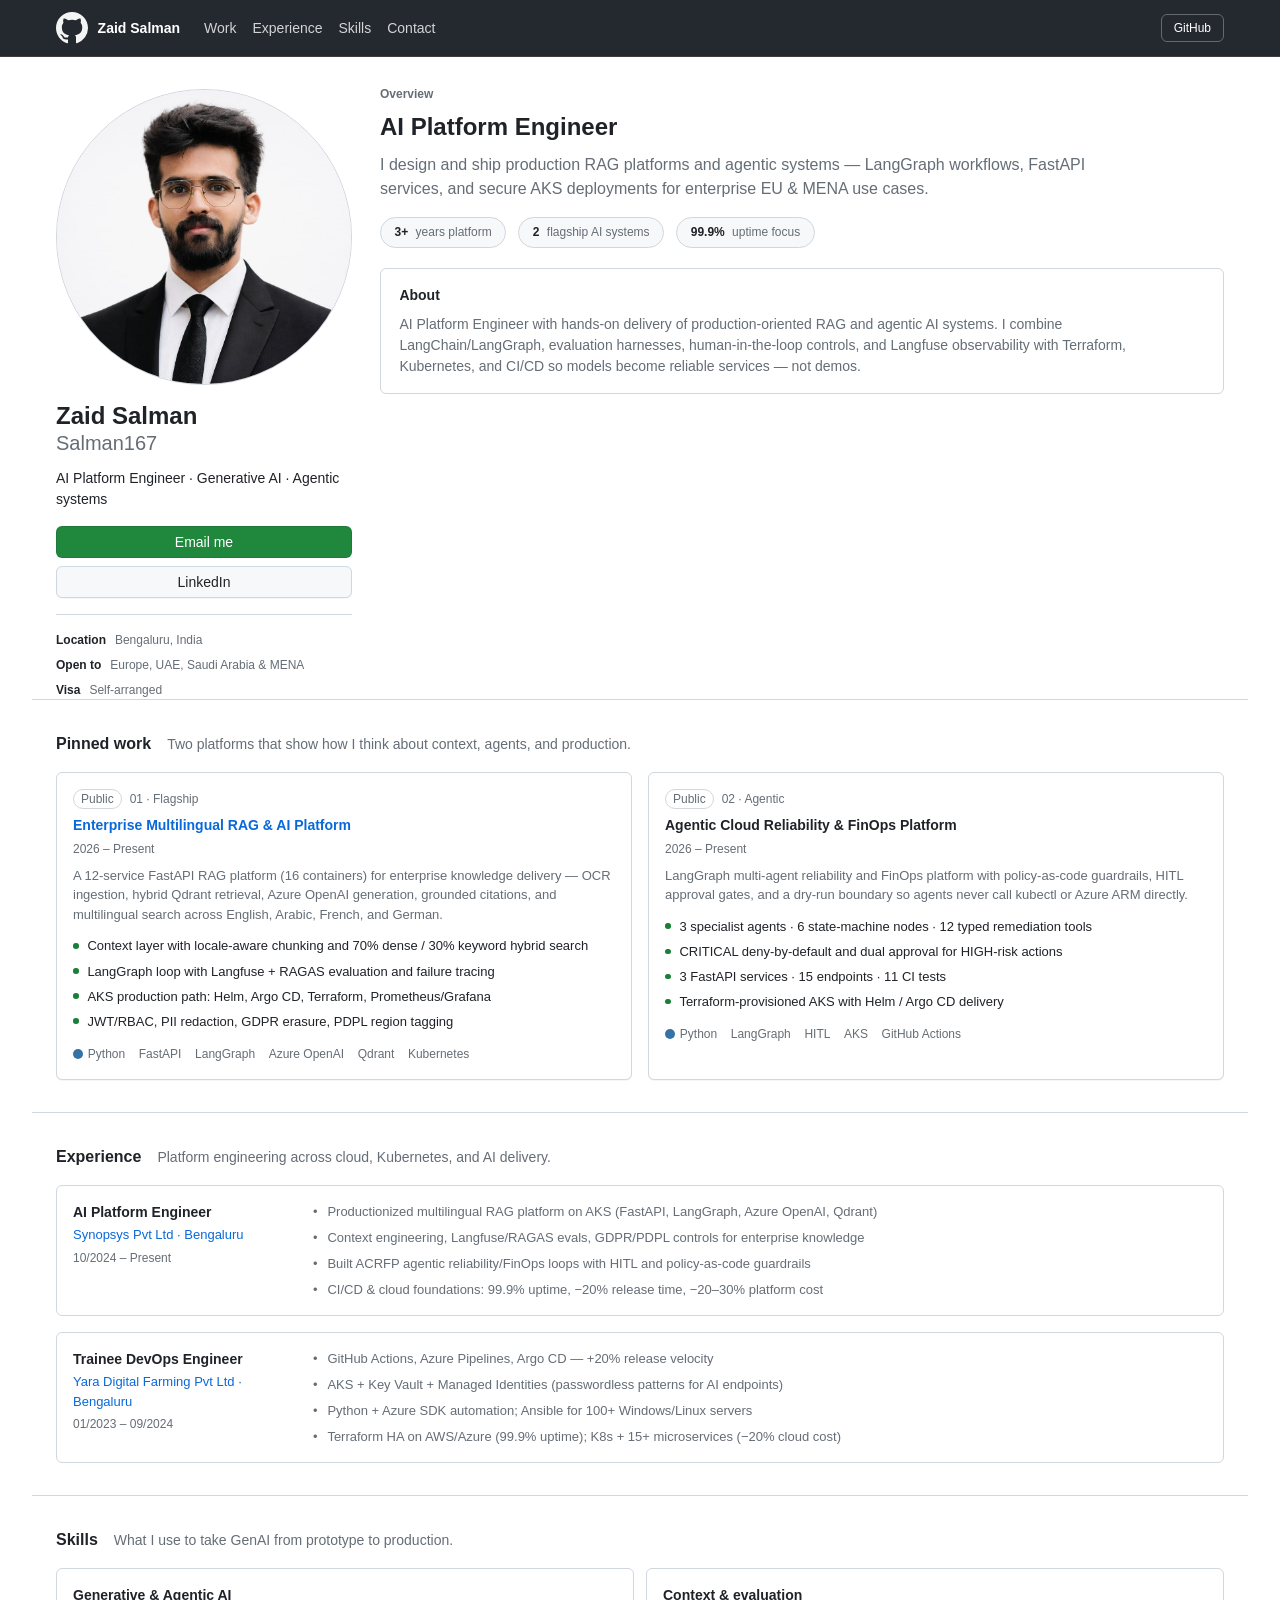
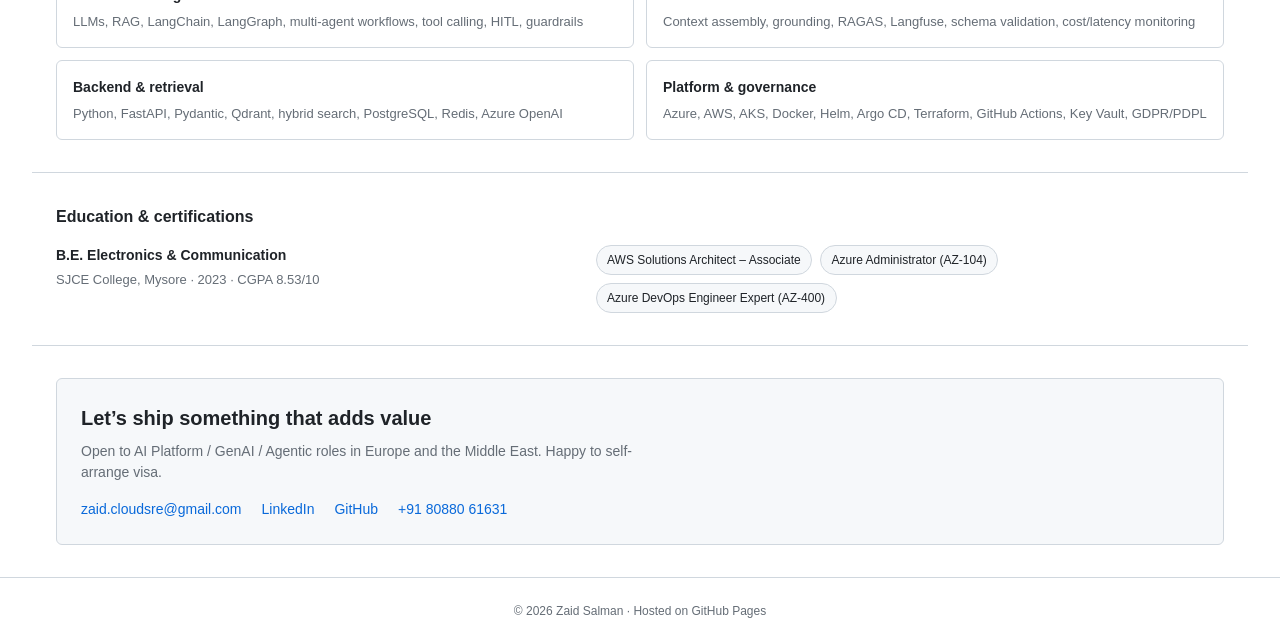
<file: index.html>
<!DOCTYPE html>
<html lang="en">
<head>
  <meta charset="UTF-8" />
  <meta name="viewport" content="width=device-width, initial-scale=1.0" />
  <title>Zaid Salman — AI Platform Engineer</title>
  <meta name="description" content="Generative AI, Agentic AI, and AI Platform Engineer. RAG systems, LangGraph agents, Azure/AKS production platforms. Open to Europe and MENA." />
  <meta name="author" content="Zaid Salman" />
  <link rel="stylesheet" href="styles.css" />
</head>
<body>
  <header class="site-header">
    <div class="header-inner">
      <a class="logo" href="#top" aria-label="Home">
        <svg class="logo-mark" viewBox="0 0 16 16" width="32" height="32" aria-hidden="true">
          <path fill="currentColor" d="M8 0C3.58 0 0 3.58 0 8c0 3.54 2.29 6.53 5.47 7.59.4.07.55-.17.55-.38 0-.19-.01-.82-.01-1.49-2.01.37-2.53-.49-2.69-.94-.09-.23-.48-.94-.82-1.13-.28-.15-.68-.52-.01-.53.63-.01 1.08.58 1.23.82.72 1.21 1.87.87 2.33.66.07-.52.28-.87.51-1.07-1.78-.2-3.64-.89-3.64-3.95 0-.87.31-1.59.82-2.15-.08-.2-.36-1.02.08-2.12 0 0 .67-.21 2.2.82.64-.18 1.32-.27 2-.27.68 0 1.36.09 2 .27 1.53-1.04 2.2-.82 2.2-.82.44 1.1.16 1.92.08 2.12.51.56.82 1.27.82 2.15 0 3.07-1.87 3.75-3.65 3.95.29.25.54.73.54 1.48 0 1.07-.01 1.93-.01 2.2 0 .21.15.46.55.38A8.013 8.013 0 0016 8c0-4.42-3.58-8-8-8z"/>
        </svg>
        <span>Zaid Salman</span>
      </a>
      <nav class="nav">
        <a href="#work">Work</a>
        <a href="#experience">Experience</a>
        <a href="#skills">Skills</a>
        <a href="#contact">Contact</a>
      </nav>
      <a class="btn btn-header" href="https://github.com/Salman167" target="_blank" rel="noopener">GitHub</a>
    </div>
  </header>

  <main id="top">
    <section class="hero">
      <div class="hero-grid">
        <aside class="profile-card">
          <img
            class="avatar"
            src="assets/zaid-salman.jpg"
            alt="Zaid Salman, AI Platform Engineer"
            width="296"
            height="296"
          />
          <h1 class="profile-name">Zaid Salman</h1>
          <p class="profile-handle">Salman167</p>
          <p class="profile-bio">
            AI Platform Engineer · Generative AI · Agentic systems
          </p>
          <div class="profile-actions">
            <a class="btn btn-primary" href="mailto:zaid.cloudsre@gmail.com">Email me</a>
            <a class="btn btn-secondary" href="https://linkedin.com/in/zaidsalman/" target="_blank" rel="noopener">LinkedIn</a>
          </div>
          <ul class="profile-meta">
            <li><strong>Location</strong> Bengaluru, India</li>
            <li><strong>Open to</strong> Europe, UAE, Saudi Arabia &amp; MENA</li>
            <li><strong>Visa</strong> Self-arranged</li>
          </ul>
        </aside>

        <div class="hero-main">
          <p class="eyebrow">Overview</p>
          <h2 class="hero-title">AI Platform Engineer</h2>
          <p class="hero-lead">
            I design and ship production RAG platforms and agentic systems —
            LangGraph workflows, FastAPI services, and secure AKS deployments for enterprise EU &amp; MENA use cases.
          </p>
          <div class="stat-row">
            <div class="stat"><span>3+</span> years platform</div>
            <div class="stat"><span>2</span> flagship AI systems</div>
            <div class="stat"><span>99.9%</span> uptime focus</div>
          </div>

          <section class="panel about" id="about">
            <h3>About</h3>
            <p>
              AI Platform Engineer with hands-on delivery of production-oriented RAG and agentic AI systems.
              I combine LangChain/LangGraph, evaluation harnesses, human-in-the-loop controls, and Langfuse observability
              with Terraform, Kubernetes, and CI/CD so models become reliable services — not demos.
            </p>
          </section>
        </div>
      </div>
    </section>

    <section class="section" id="work">
      <div class="section-head">
        <h2>Pinned work</h2>
        <p class="section-sub">Two platforms that show how I think about context, agents, and production.</p>
      </div>

      <div class="repo-grid">
        <article class="repo-card">
          <div class="repo-top">
            <span class="repo-badge">Public</span>
            <span class="repo-label">01 · Flagship</span>
          </div>
          <h3><a href="https://github.com/Salman167/Enterprise-rag-platform" target="_blank" rel="noopener">Enterprise Multilingual RAG &amp; AI Platform</a></h3>
          <p class="project-dates">2026 – Present</p>
          <p class="project-desc">
            A 12-service FastAPI RAG platform (16 containers) for enterprise knowledge delivery —
            OCR ingestion, hybrid Qdrant retrieval, Azure OpenAI generation, grounded citations,
            and multilingual search across English, Arabic, French, and German.
          </p>
          <ul class="project-points">
            <li>Context layer with locale-aware chunking and 70% dense / 30% keyword hybrid search</li>
            <li>LangGraph loop with Langfuse + RAGAS evaluation and failure tracing</li>
            <li>AKS production path: Helm, Argo CD, Terraform, Prometheus/Grafana</li>
            <li>JWT/RBAC, PII redaction, GDPR erasure, PDPL region tagging</li>
          </ul>
          <div class="tags">
            <span><i class="lang-dot python"></i>Python</span>
            <span>FastAPI</span><span>LangGraph</span><span>Azure OpenAI</span><span>Qdrant</span><span>Kubernetes</span>
          </div>
        </article>

        <article class="repo-card">
          <div class="repo-top">
            <span class="repo-badge">Public</span>
            <span class="repo-label">02 · Agentic</span>
          </div>
          <h3>Agentic Cloud Reliability &amp; FinOps Platform</h3>
          <p class="project-dates">2026 – Present</p>
          <p class="project-desc">
            LangGraph multi-agent reliability and FinOps platform with policy-as-code guardrails,
            HITL approval gates, and a dry-run boundary so agents never call kubectl or Azure ARM directly.
          </p>
          <ul class="project-points">
            <li>3 specialist agents · 6 state-machine nodes · 12 typed remediation tools</li>
            <li>CRITICAL deny-by-default and dual approval for HIGH-risk actions</li>
            <li>3 FastAPI services · 15 endpoints · 11 CI tests</li>
            <li>Terraform-provisioned AKS with Helm / Argo CD delivery</li>
          </ul>
          <div class="tags">
            <span><i class="lang-dot python"></i>Python</span>
            <span>LangGraph</span><span>HITL</span><span>AKS</span><span>GitHub Actions</span>
          </div>
        </article>
      </div>
    </section>

    <section class="section" id="experience">
      <div class="section-head">
        <h2>Experience</h2>
        <p class="section-sub">Platform engineering across cloud, Kubernetes, and AI delivery.</p>
      </div>

      <div class="timeline">
        <article class="job">
          <div class="job-meta">
            <h3>AI Platform Engineer</h3>
            <p class="job-co">Synopsys Pvt Ltd · Bengaluru</p>
            <p class="job-dates">10/2024 – Present</p>
          </div>
          <ul>
            <li>Productionized multilingual RAG platform on AKS (FastAPI, LangGraph, Azure OpenAI, Qdrant)</li>
            <li>Context engineering, Langfuse/RAGAS evals, GDPR/PDPL controls for enterprise knowledge</li>
            <li>Built ACRFP agentic reliability/FinOps loops with HITL and policy-as-code guardrails</li>
            <li>CI/CD &amp; cloud foundations: 99.9% uptime, −20% release time, −20–30% platform cost</li>
          </ul>
        </article>

        <article class="job">
          <div class="job-meta">
            <h3>Trainee DevOps Engineer</h3>
            <p class="job-co">Yara Digital Farming Pvt Ltd · Bengaluru</p>
            <p class="job-dates">01/2023 – 09/2024</p>
          </div>
          <ul>
            <li>GitHub Actions, Azure Pipelines, Argo CD — +20% release velocity</li>
            <li>AKS + Key Vault + Managed Identities (passwordless patterns for AI endpoints)</li>
            <li>Python + Azure SDK automation; Ansible for 100+ Windows/Linux servers</li>
            <li>Terraform HA on AWS/Azure (99.9% uptime); K8s + 15+ microservices (−20% cloud cost)</li>
          </ul>
        </article>
      </div>
    </section>

    <section class="section" id="skills">
      <div class="section-head">
        <h2>Skills</h2>
        <p class="section-sub">What I use to take GenAI from prototype to production.</p>
      </div>
      <div class="skill-grid">
        <div class="skill-card">
          <h4>Generative &amp; Agentic AI</h4>
          <p>LLMs, RAG, LangChain, LangGraph, multi-agent workflows, tool calling, HITL, guardrails</p>
        </div>
        <div class="skill-card">
          <h4>Context &amp; evaluation</h4>
          <p>Context assembly, grounding, RAGAS, Langfuse, schema validation, cost/latency monitoring</p>
        </div>
        <div class="skill-card">
          <h4>Backend &amp; retrieval</h4>
          <p>Python, FastAPI, Pydantic, Qdrant, hybrid search, PostgreSQL, Redis, Azure OpenAI</p>
        </div>
        <div class="skill-card">
          <h4>Platform &amp; governance</h4>
          <p>Azure, AWS, AKS, Docker, Helm, Argo CD, Terraform, GitHub Actions, Key Vault, GDPR/PDPL</p>
        </div>
      </div>
    </section>

    <section class="section credentials">
      <div class="section-head">
        <h2>Education &amp; certifications</h2>
      </div>
      <div class="cred-row">
        <div>
          <h4>B.E. Electronics &amp; Communication</h4>
          <p>SJCE College, Mysore · 2023 · CGPA 8.53/10</p>
        </div>
        <div class="certs">
          <span>AWS Solutions Architect – Associate</span>
          <span>Azure Administrator (AZ-104)</span>
          <span>Azure DevOps Engineer Expert (AZ-400)</span>
        </div>
      </div>
    </section>

    <section class="section contact" id="contact">
      <div class="contact-panel">
        <h2>Let’s ship something that adds value</h2>
        <p>
          Open to AI Platform / GenAI / Agentic roles in Europe and the Middle East.
          Happy to self-arrange visa.
        </p>
        <div class="contact-links">
          <a href="mailto:zaid.cloudsre@gmail.com">zaid.cloudsre@gmail.com</a>
          <a href="https://linkedin.com/in/zaidsalman/" target="_blank" rel="noopener">LinkedIn</a>
          <a href="https://github.com/Salman167" target="_blank" rel="noopener">GitHub</a>
          <a href="tel:+918088061631">+91 80880 61631</a>
        </div>
      </div>
    </section>
  </main>

  <footer class="site-footer">
    <p>© <span id="year"></span> Zaid Salman · Hosted on GitHub Pages</p>
  </footer>

  <script src="script.js"></script>
</body>
</html>
</file>
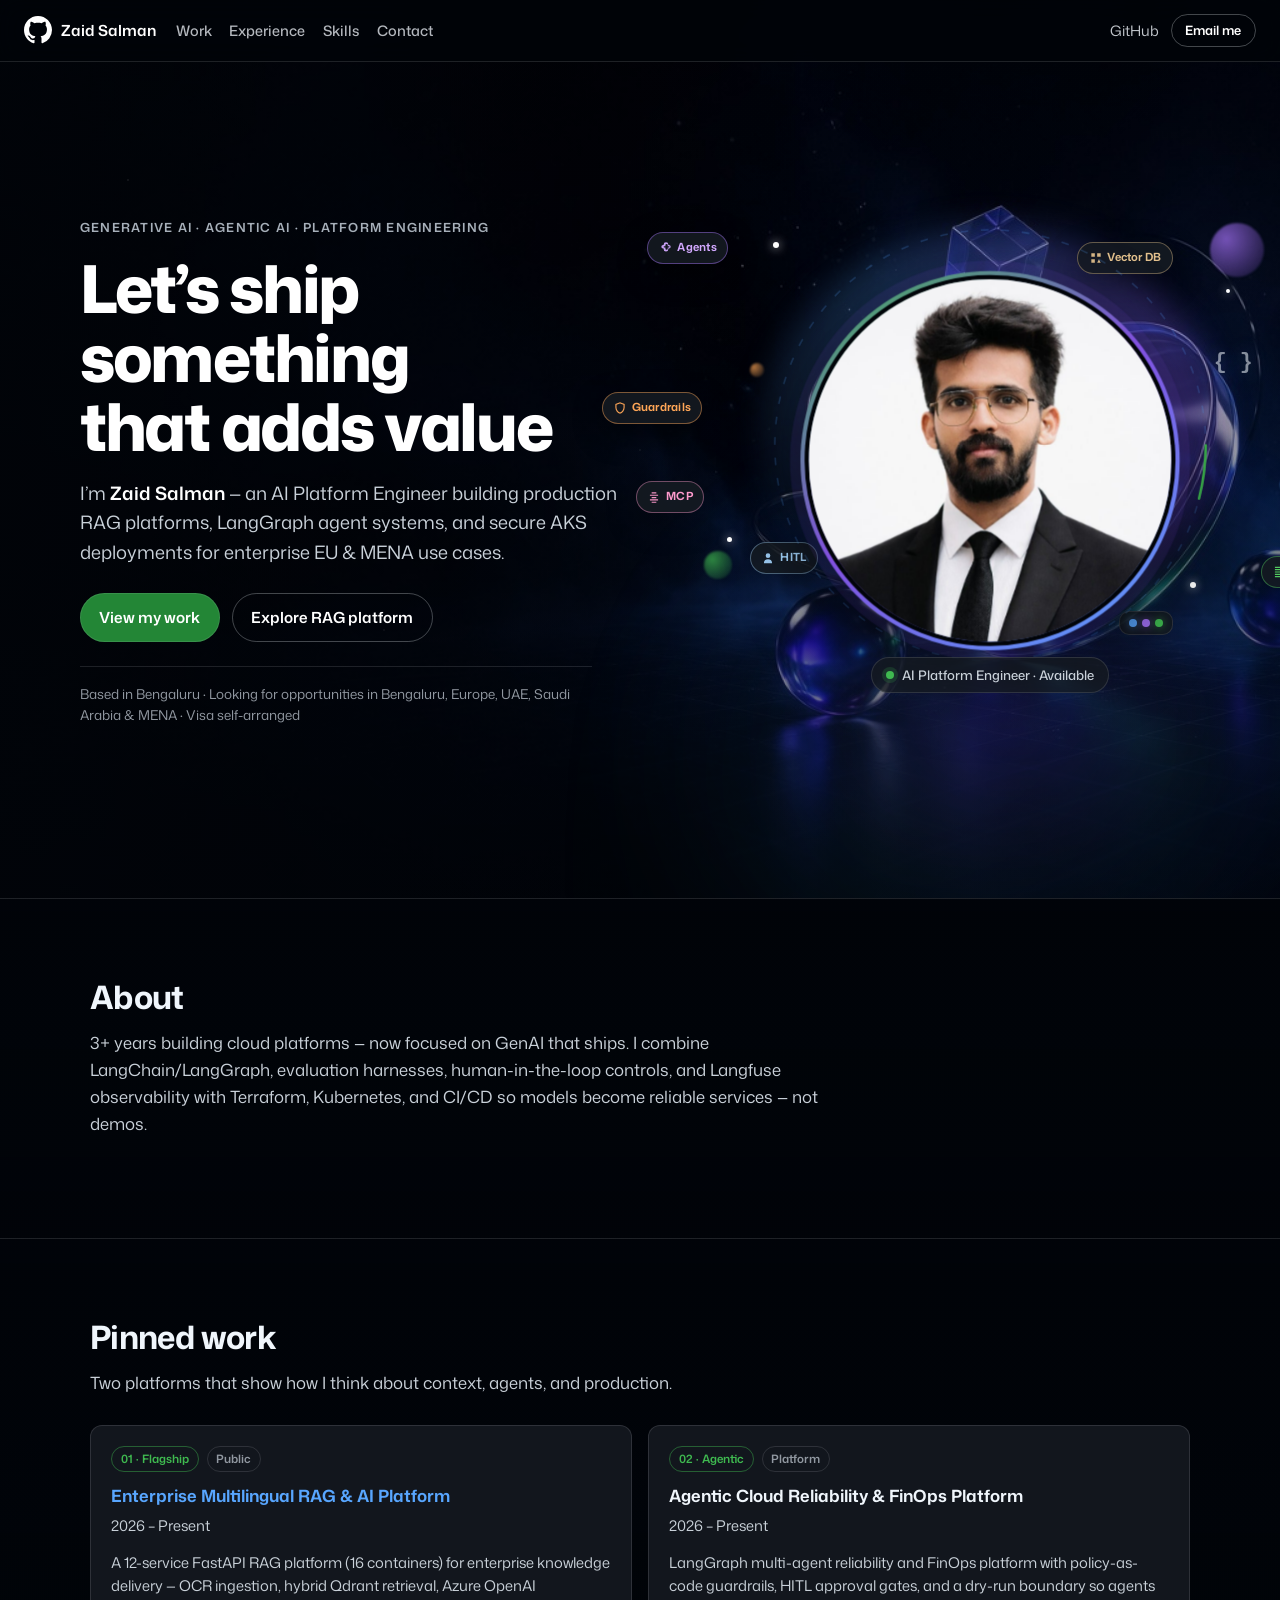
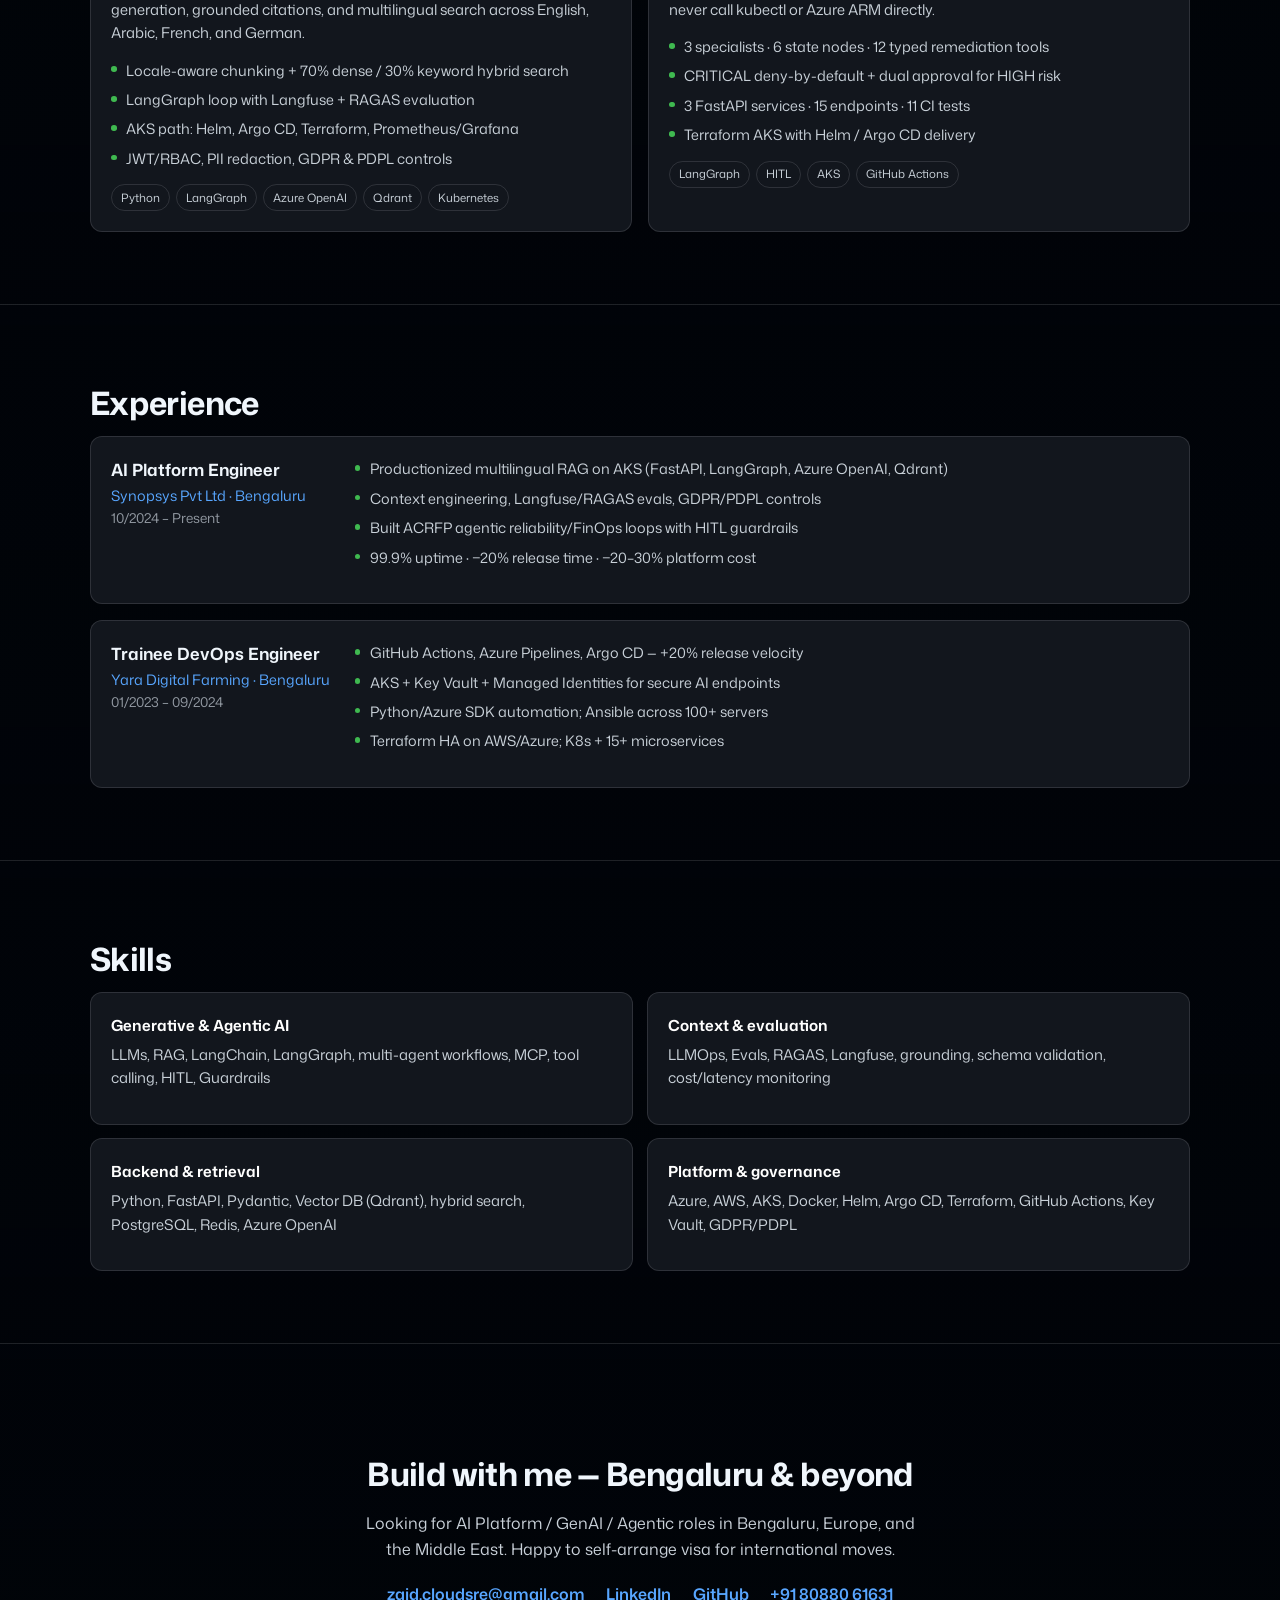
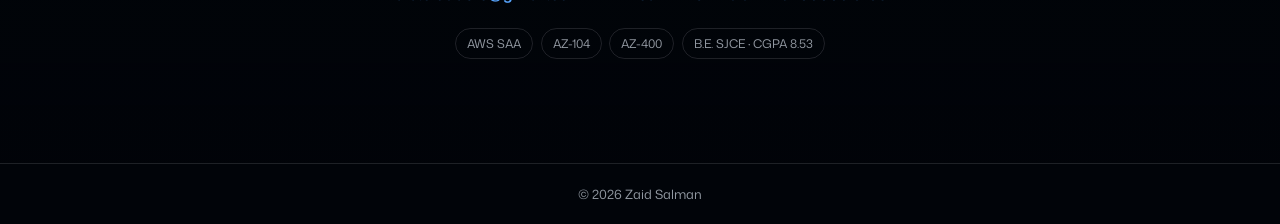
<file: docs/index.html>
<!DOCTYPE html>
<html lang="en">
<head>
  <meta charset="UTF-8" />
  <meta name="viewport" content="width=device-width, initial-scale=1.0" />
  <title>Zaid Salman — AI Platform Engineer</title>
  <meta name="description" content="Generative AI, Agentic AI, and AI Platform Engineer. RAG systems, LangGraph agents, Azure/AKS production platforms." />
  <link rel="preconnect" href="https://fonts.googleapis.com" />
  <link rel="preconnect" href="https://fonts.gstatic.com" crossorigin />
  <link href="https://fonts.googleapis.com/css2?family=Mona+Sans:wght@400;500;600;700;800&display=swap" rel="stylesheet" />
  <link rel="stylesheet" href="styles.css?v=617b19e" />
</head>
<body>
  <div class="stars" aria-hidden="true"></div>

  <header class="site-header">
    <div class="header-inner">
      <a class="brand" href="#top">
        <svg viewBox="0 0 16 16" width="28" height="28" aria-hidden="true">
          <path fill="currentColor" d="M8 0C3.58 0 0 3.58 0 8c0 3.54 2.29 6.53 5.47 7.59.4.07.55-.17.55-.38 0-.19-.01-.82-.01-1.49-2.01.37-2.53-.49-2.69-.94-.09-.23-.48-.94-.82-1.13-.28-.15-.68-.52-.01-.53.63-.01 1.08.58 1.23.82.72 1.21 1.87.87 2.33.66.07-.52.28-.87.51-1.07-1.78-.2-3.64-.89-3.64-3.95 0-.87.31-1.59.82-2.15-.08-.2-.36-1.02.08-2.12 0 0 .67-.21 2.2.82.64-.18 1.32-.27 2-.27.68 0 1.36.09 2 .27 1.53-1.04 2.2-.82 2.2-.82.44 1.1.16 1.92.08 2.12.51.56.82 1.27.82 2.15 0 3.07-1.87 3.75-3.65 3.95.29.25.54.73.54 1.48 0 1.07-.01 1.93-.01 2.2 0 .21.15.46.55.38A8.013 8.013 0 0016 8c0-4.42-3.58-8-8-8z"/>
        </svg>
        <span>Zaid Salman</span>
      </a>
      <nav class="nav">
        <a href="#work">Work</a>
        <a href="#experience">Experience</a>
        <a href="#skills">Skills</a>
        <a href="#contact">Contact</a>
      </nav>
      <div class="header-actions">
        <a class="link-quiet" href="https://github.com/Salman167" target="_blank" rel="noopener">GitHub</a>
        <a class="btn btn-outline" href="mailto:zaid.cloudsre@gmail.com">Email me</a>
      </div>
    </div>
  </header>

  <main id="top">
    <section class="hero">
      <div class="hero-glow" aria-hidden="true"></div>
      <div class="hero-grid">
        <div class="hero-copy">
          <p class="hero-kicker fade-up">Generative AI · Agentic AI · Platform Engineering</p>
          <h1 class="hero-title fade-up d1">
            Let’s ship something<br />that adds value
          </h1>
          <p class="hero-sub fade-up d2">
            I’m <strong>Zaid Salman</strong> — an AI Platform Engineer building production RAG platforms,
            LangGraph agent systems, and secure AKS deployments for enterprise EU &amp; MENA use cases.
          </p>
          <div class="hero-cta fade-up d3">
            <a class="btn btn-green" href="#work">View my work</a>
            <a class="btn btn-ghost" href="https://github.com/Salman167/Enterprise-rag-platform" target="_blank" rel="noopener">
              Explore RAG platform
            </a>
          </div>
          <p class="hero-meta fade-up d4">
            Based in Bengaluru · Looking for opportunities in Bengaluru, Europe, UAE, Saudi Arabia &amp; MENA · Visa self-arranged
          </p>
        </div>

        <div class="hero-visual fade-up d2" id="hero-visual">
          <div class="tilt-stage" id="tilt-stage">
          <div class="photo-orbit" aria-hidden="true"></div>

          <!-- RAG pipeline orbit -->
          <div class="rag-orbit" aria-hidden="true">
            <svg class="rag-orbit-ring" viewBox="0 0 400 400" fill="none">
              <circle cx="200" cy="200" r="168" stroke="rgba(88,166,255,0.22)" stroke-width="1.25" stroke-dasharray="6 10" />
              <circle class="rag-orbit-pulse" cx="200" cy="200" r="168" stroke="url(#ragGlow)" stroke-width="2" stroke-linecap="round" stroke-dasharray="42 1014" />
              <defs>
                <linearGradient id="ragGlow" x1="0" y1="0" x2="400" y2="400">
                  <stop stop-color="#3fb950" />
                  <stop offset="0.5" stop-color="#58a6ff" />
                  <stop offset="1" stop-color="#a371f7" />
                </linearGradient>
              </defs>
            </svg>
            <div class="rag-stage s-ingest" style="--i:0"><span>Ingest</span></div>
            <div class="rag-stage s-embed" style="--i:1"><span>Embed</span></div>
            <div class="rag-stage s-retrieve" style="--i:2"><span>Retrieve</span></div>
            <div class="rag-stage s-guard" style="--i:3"><span>Guard</span></div>
            <div class="rag-stage s-answer" style="--i:4"><span>Answer</span></div>
          </div>

          <!-- Adventurous floating toys (GitHub-homepage energy) -->
          <div class="float-toys" aria-hidden="true">
            <span class="toy toy-spark s1"></span>
            <span class="toy toy-spark s2"></span>
            <span class="toy toy-spark s3"></span>
            <span class="toy toy-spark s4"></span>
            <span class="toy toy-spark s5"></span>
            <span class="toy toy-orb o1"></span>
            <span class="toy toy-orb o2"></span>
            <span class="toy toy-orb o3"></span>
            <span class="toy toy-orb o4"></span>

            <div class="toy toy-chip chip-ai float-a">
              <svg viewBox="0 0 24 24" width="14" height="14"><path fill="currentColor" d="M12 2a4 4 0 014 4v1h1a3 3 0 010 6h-1v1a4 4 0 11-8 0v-1H7a3 3 0 010-6h1V6a4 4 0 014-4zm-1 7H9a1 1 0 000 2h2v2a2 2 0 104 0v-2h2a1 1 0 000-2h-2V7a2 2 0 10-4 0v2z"/></svg>
              Agents
            </div>
            <div class="toy toy-chip chip-rag float-b">
              <svg viewBox="0 0 24 24" width="14" height="14"><path fill="currentColor" d="M4 4h7v7H4V4zm9 0h7v7h-7V4zM4 13h7v7H4v-7zm9 3h7v4h-7v-4z"/></svg>
              RAG
            </div>
            <div class="toy toy-chip chip-guard float-c">
              <svg viewBox="0 0 24 24" width="14" height="14"><path fill="currentColor" d="M12 2l8 3v6c0 5-3.5 9.4-8 11-4.5-1.6-8-6-8-11V5l8-3zm0 2.2L6 6.3v4.8c0 3.8 2.5 7.2 6 8.6 3.5-1.4 6-4.8 6-8.6V6.3l-6-2.1z"/></svg>
              Guardrails
            </div>
            <div class="toy toy-chip chip-llmops float-d">
              <svg viewBox="0 0 24 24" width="14" height="14"><path fill="currentColor" d="M3 5h18v2H3V5zm2 4h14v10H5V9zm2 2v6h10v-6H7z"/></svg>
              LLMOps
            </div>
            <div class="toy toy-chip chip-mcp float-e">
              <svg viewBox="0 0 24 24" width="14" height="14"><path fill="currentColor" d="M8 4h8v2H8V4zm-3 4h14v2H5V8zm3 4h8v2H8v-2zm-3 4h14v2H5v-2zm3 4h8v2H8v-2z"/></svg>
              MCP
            </div>
            <div class="toy toy-chip chip-eval float-f">
              <svg viewBox="0 0 24 24" width="14" height="14"><path fill="currentColor" d="M5 3h14v2H5V3zm0 4h10v2H5V7zm0 4h14v2H5v-2zm0 4h10v2H5v-2zm0 4h14v2H5v-2z"/></svg>
              Evals
            </div>
            <div class="toy toy-chip chip-hitl float-g">
              <svg viewBox="0 0 24 24" width="14" height="14"><path fill="currentColor" d="M12 12a4 4 0 100-8 4 4 0 000 8zm-7 9a7 7 0 1114 0H5z"/></svg>
              HITL
            </div>
            <div class="toy toy-chip chip-vector float-h">
              <svg viewBox="0 0 24 24" width="14" height="14"><path fill="currentColor" d="M4 4h6v6H4V4zm10 0h6v6h-6V4zM4 14h6v6H4v-6zm13 0l3 6h-6l3-6z"/></svg>
              Vector DB
            </div>
            <div class="toy toy-bracket float-i">{ }</div>
            <div class="toy toy-node float-j">
              <span></span><span></span><span></span>
            </div>
          </div>

          <div class="hero-photo-wrap">
            <img
              class="hero-photo"
              src="assets/zaid-salman.jpg"
              alt="Zaid Salman"
              width="360"
              height="360"
            />
          </div>
          </div><!-- /.tilt-stage -->
          <div class="photo-caption">
            <span class="status-dot" aria-hidden="true"></span>
            AI Platform Engineer · Available
          </div>
        </div>
      </div>
    </section>

    <section class="section" id="about">
      <div class="section-inner">
        <h2>About</h2>
        <p class="lead">
          3+ years building cloud platforms — now focused on GenAI that ships.
          I combine LangChain/LangGraph, evaluation harnesses, human-in-the-loop controls,
          and Langfuse observability with Terraform, Kubernetes, and CI/CD so models become
          reliable services — not demos.
        </p>
      </div>
    </section>

    <section class="section" id="work">
      <div class="section-inner">
        <h2>Pinned work</h2>
        <p class="section-sub">Two platforms that show how I think about context, agents, and production.</p>

        <div class="card-grid">
          <article class="card">
            <div class="card-top">
              <span class="pill">01 · Flagship</span>
              <span class="pill soft">Public</span>
            </div>
            <h3>
              <a href="https://github.com/Salman167/Enterprise-rag-platform" target="_blank" rel="noopener">
                Enterprise Multilingual RAG &amp; AI Platform
              </a>
            </h3>
            <p class="muted">2026 – Present</p>
            <p>
              A 12-service FastAPI RAG platform (16 containers) for enterprise knowledge delivery —
              OCR ingestion, hybrid Qdrant retrieval, Azure OpenAI generation, grounded citations,
              and multilingual search across English, Arabic, French, and German.
            </p>
            <ul>
              <li>Locale-aware chunking + 70% dense / 30% keyword hybrid search</li>
              <li>LangGraph loop with Langfuse + RAGAS evaluation</li>
              <li>AKS path: Helm, Argo CD, Terraform, Prometheus/Grafana</li>
              <li>JWT/RBAC, PII redaction, GDPR &amp; PDPL controls</li>
            </ul>
            <div class="tags">
              <span>Python</span><span>LangGraph</span><span>Azure OpenAI</span><span>Qdrant</span><span>Kubernetes</span>
            </div>
          </article>

          <article class="card">
            <div class="card-top">
              <span class="pill">02 · Agentic</span>
              <span class="pill soft">Platform</span>
            </div>
            <h3>Agentic Cloud Reliability &amp; FinOps Platform</h3>
            <p class="muted">2026 – Present</p>
            <p>
              LangGraph multi-agent reliability and FinOps platform with policy-as-code guardrails,
              HITL approval gates, and a dry-run boundary so agents never call kubectl or Azure ARM directly.
            </p>
            <ul>
              <li>3 specialists · 6 state nodes · 12 typed remediation tools</li>
              <li>CRITICAL deny-by-default + dual approval for HIGH risk</li>
              <li>3 FastAPI services · 15 endpoints · 11 CI tests</li>
              <li>Terraform AKS with Helm / Argo CD delivery</li>
            </ul>
            <div class="tags">
              <span>LangGraph</span><span>HITL</span><span>AKS</span><span>GitHub Actions</span>
            </div>
          </article>
        </div>
      </div>
    </section>

    <section class="section" id="experience">
      <div class="section-inner">
        <h2>Experience</h2>
        <div class="jobs">
          <article class="job">
            <div class="job-side">
              <h3>AI Platform Engineer</h3>
              <p class="accent">Synopsys Pvt Ltd · Bengaluru</p>
              <p class="muted">10/2024 – Present</p>
            </div>
            <ul>
              <li>Productionized multilingual RAG on AKS (FastAPI, LangGraph, Azure OpenAI, Qdrant)</li>
              <li>Context engineering, Langfuse/RAGAS evals, GDPR/PDPL controls</li>
              <li>Built ACRFP agentic reliability/FinOps loops with HITL guardrails</li>
              <li>99.9% uptime · −20% release time · −20–30% platform cost</li>
            </ul>
          </article>
          <article class="job">
            <div class="job-side">
              <h3>Trainee DevOps Engineer</h3>
              <p class="accent">Yara Digital Farming · Bengaluru</p>
              <p class="muted">01/2023 – 09/2024</p>
            </div>
            <ul>
              <li>GitHub Actions, Azure Pipelines, Argo CD — +20% release velocity</li>
              <li>AKS + Key Vault + Managed Identities for secure AI endpoints</li>
              <li>Python/Azure SDK automation; Ansible across 100+ servers</li>
              <li>Terraform HA on AWS/Azure; K8s + 15+ microservices</li>
            </ul>
          </article>
        </div>
      </div>
    </section>

    <section class="section" id="skills">
      <div class="section-inner">
        <h2>Skills</h2>
        <div class="skills">
          <div class="skill">
            <h4>Generative &amp; Agentic AI</h4>
            <p>LLMs, RAG, LangChain, LangGraph, multi-agent workflows, MCP, tool calling, HITL, Guardrails</p>
          </div>
          <div class="skill">
            <h4>Context &amp; evaluation</h4>
            <p>LLMOps, Evals, RAGAS, Langfuse, grounding, schema validation, cost/latency monitoring</p>
          </div>
          <div class="skill">
            <h4>Backend &amp; retrieval</h4>
            <p>Python, FastAPI, Pydantic, Vector DB (Qdrant), hybrid search, PostgreSQL, Redis, Azure OpenAI</p>
          </div>
          <div class="skill">
            <h4>Platform &amp; governance</h4>
            <p>Azure, AWS, AKS, Docker, Helm, Argo CD, Terraform, GitHub Actions, Key Vault, GDPR/PDPL</p>
          </div>
        </div>
      </div>
    </section>

    <section class="section" id="contact">
      <div class="section-inner contact-block">
        <h2>Build with me — Bengaluru &amp; beyond</h2>
        <p>
          Looking for AI Platform / GenAI / Agentic roles in Bengaluru, Europe, and the Middle East.
          Happy to self-arrange visa for international moves.
        </p>
        <div class="contact-links">
          <a href="mailto:zaid.cloudsre@gmail.com">zaid.cloudsre@gmail.com</a>
          <a href="https://linkedin.com/in/zaidsalman/" target="_blank" rel="noopener">LinkedIn</a>
          <a href="https://github.com/Salman167" target="_blank" rel="noopener">GitHub</a>
          <a href="tel:+918088061631">+91 80880 61631</a>
        </div>
        <div class="certs">
          <span>AWS SAA</span>
          <span>AZ-104</span>
          <span>AZ-400</span>
          <span>B.E. SJCE · CGPA 8.53</span>
        </div>
      </div>
    </section>
  </main>

  <footer class="site-footer">
    <p>© <span id="year"></span> Zaid Salman</p>
  </footer>

  <script src="script.js"></script>
</body>
</html>
</file>
<file: styles.css>
:root {
  --bg: #ffffff;
  --bg-subtle: #f6f8fa;
  --bg-inset: #f6f8fa;
  --ink: #1f2328;
  --muted: #656d76;
  --line: #d0d7de;
  --line-muted: #d8dee4;
  --accent: #0969da;
  --accent-hover: #0550ae;
  --success: #1a7f37;
  --success-bg: #1f883d;
  --header: #24292f;
  --header-text: #ffffff;
  --radius: 6px;
  --max: 1216px;
  --font: -apple-system, BlinkMacSystemFont, "Segoe UI", "Noto Sans", Helvetica, Arial, sans-serif;
  --mono: ui-monospace, SFMono-Regular, "SF Mono", Menlo, Consolas, monospace;
  --ease: cubic-bezier(0.22, 1, 0.36, 1);
  --shadow: 0 1px 0 rgba(31, 35, 40, 0.04);
}

*,
*::before,
*::after {
  box-sizing: border-box;
  margin: 0;
  padding: 0;
}

html {
  scroll-behavior: smooth;
}

body {
  font-family: var(--font);
  background: var(--bg);
  color: var(--ink);
  line-height: 1.5;
  font-size: 14px;
  -webkit-font-smoothing: antialiased;
}

a {
  color: var(--accent);
  text-decoration: none;
}

a:hover {
  text-decoration: underline;
}

/* Header — GitHub-like dark bar */
.site-header {
  position: sticky;
  top: 0;
  z-index: 50;
  background: var(--header);
  color: var(--header-text);
  border-bottom: 1px solid rgba(255, 255, 255, 0.1);
}

.header-inner {
  max-width: var(--max);
  margin: 0 auto;
  padding: 0.75rem 1.5rem;
  display: flex;
  align-items: center;
  gap: 1rem;
}

.logo {
  display: inline-flex;
  align-items: center;
  gap: 0.6rem;
  color: var(--header-text);
  font-weight: 600;
  font-size: 14px;
  text-decoration: none;
}

.logo:hover {
  color: #ffffff;
  text-decoration: none;
}

.logo-mark {
  display: block;
  opacity: 0.95;
}

.nav {
  display: none;
  gap: 1rem;
  margin-left: 0.5rem;
  flex: 1;
}

.nav a {
  color: rgba(255, 255, 255, 0.8);
  font-size: 14px;
  font-weight: 500;
  text-decoration: none;
}

.nav a:hover {
  color: #fff;
  text-decoration: none;
}

@media (min-width: 760px) {
  .nav {
    display: flex;
  }
}

.btn {
  display: inline-flex;
  align-items: center;
  justify-content: center;
  padding: 5px 16px;
  font-size: 14px;
  font-weight: 500;
  line-height: 20px;
  border-radius: var(--radius);
  border: 1px solid transparent;
  cursor: pointer;
  text-decoration: none;
  transition: background 0.15s, border-color 0.15s, color 0.15s;
}

.btn:hover {
  text-decoration: none;
}

.btn-header {
  margin-left: auto;
  background: transparent;
  color: #fff;
  border-color: rgba(255, 255, 255, 0.3);
  padding: 3px 12px;
  font-size: 12px;
}

.btn-header:hover {
  background: rgba(255, 255, 255, 0.1);
  border-color: rgba(255, 255, 255, 0.5);
  color: #fff;
}

.btn-primary {
  background: var(--success-bg);
  color: #fff;
  border-color: rgba(31, 35, 40, 0.15);
}

.btn-primary:hover {
  background: #1a7f37;
  color: #fff;
}

.btn-secondary {
  background: var(--bg-subtle);
  color: var(--ink);
  border-color: var(--line);
  box-shadow: var(--shadow);
}

.btn-secondary:hover {
  background: #eff2f5;
  color: var(--ink);
  border-color: #afb8c1;
}

/* Hero / profile layout like GitHub profile */
.hero {
  max-width: var(--max);
  margin: 0 auto;
  padding: 1.5rem 1.5rem 0;
}

.hero-grid {
  display: grid;
  gap: 1.5rem;
}

@media (min-width: 900px) {
  .hero-grid {
    grid-template-columns: 296px 1fr;
    gap: 1.75rem;
    align-items: start;
  }
}

.profile-card {
  padding-top: 0.5rem;
}

.avatar {
  width: 100%;
  max-width: 296px;
  aspect-ratio: 1;
  object-fit: cover;
  object-position: center top;
  border-radius: 50%;
  border: 1px solid var(--line);
  background: var(--bg-subtle);
  display: block;
  margin: 0 auto;
}

@media (min-width: 900px) {
  .avatar {
    margin: 0;
  }
}

.profile-name {
  margin-top: 1rem;
  font-size: 24px;
  font-weight: 600;
  line-height: 1.25;
  color: var(--ink);
}

.profile-handle {
  font-size: 20px;
  font-weight: 300;
  color: var(--muted);
  line-height: 1.25;
  margin-bottom: 0.75rem;
}

.profile-bio {
  color: var(--ink);
  font-size: 14px;
  margin-bottom: 1rem;
}

.profile-actions {
  display: grid;
  gap: 0.5rem;
  margin-bottom: 1rem;
}

.profile-meta {
  list-style: none;
  border-top: 1px solid var(--line);
  padding-top: 1rem;
  display: grid;
  gap: 0.45rem;
  color: var(--muted);
  font-size: 12px;
}

.profile-meta strong {
  color: var(--ink);
  font-weight: 600;
  margin-right: 0.35rem;
}

.hero-main {
  min-width: 0;
  padding-top: 0.25rem;
}

.eyebrow {
  font-size: 12px;
  font-weight: 600;
  color: var(--muted);
  margin-bottom: 0.35rem;
}

.hero-title {
  font-size: 24px;
  font-weight: 600;
  margin-bottom: 0.5rem;
}

.hero-lead {
  color: var(--muted);
  font-size: 16px;
  max-width: 46rem;
  margin-bottom: 1rem;
}

.stat-row {
  display: flex;
  flex-wrap: wrap;
  gap: 0.75rem;
  margin-bottom: 1.25rem;
}

.stat {
  background: var(--bg-subtle);
  border: 1px solid var(--line);
  border-radius: 2em;
  padding: 0.35rem 0.85rem;
  font-size: 12px;
  color: var(--muted);
}

.stat span {
  color: var(--ink);
  font-weight: 600;
  margin-right: 0.25rem;
}

.panel {
  border: 1px solid var(--line);
  border-radius: var(--radius);
  background: var(--bg);
  padding: 1rem 1.15rem;
}

.panel h3 {
  font-size: 14px;
  font-weight: 600;
  margin-bottom: 0.5rem;
}

.panel p {
  color: var(--muted);
  font-size: 14px;
}

/* Sections */
.section {
  max-width: var(--max);
  margin: 0 auto;
  padding: 2rem 1.5rem;
  border-top: 1px solid var(--line);
}

.section-head {
  margin-bottom: 1rem;
  display: flex;
  flex-wrap: wrap;
  align-items: baseline;
  gap: 0.5rem 1rem;
}

.section-head h2 {
  font-size: 16px;
  font-weight: 600;
}

.section-sub {
  color: var(--muted);
  font-size: 14px;
}

/* Repo-style project cards */
.repo-grid {
  display: grid;
  gap: 1rem;
}

@media (min-width: 800px) {
  .repo-grid {
    grid-template-columns: 1fr 1fr;
  }
}

.repo-card {
  border: 1px solid var(--line);
  border-radius: var(--radius);
  padding: 1rem;
  background: var(--bg);
  box-shadow: var(--shadow);
}

.repo-top {
  display: flex;
  align-items: center;
  gap: 0.5rem;
  margin-bottom: 0.35rem;
}

.repo-badge {
  font-size: 12px;
  color: var(--muted);
  border: 1px solid var(--line);
  border-radius: 2em;
  padding: 0 7px;
  line-height: 18px;
}

.repo-label {
  font-size: 12px;
  color: var(--muted);
}

.repo-card h3 {
  font-size: 14px;
  font-weight: 600;
  margin-bottom: 0.25rem;
}

.repo-card h3 a {
  color: var(--accent);
}

.repo-card h3 a:hover {
  text-decoration: underline;
}

.project-dates {
  font-size: 12px;
  color: var(--muted);
  margin-bottom: 0.5rem;
}

.project-desc {
  color: var(--muted);
  font-size: 13px;
  margin-bottom: 0.75rem;
}

.project-points {
  list-style: none;
  display: grid;
  gap: 0.35rem;
  margin-bottom: 0.85rem;
}

.project-points li {
  position: relative;
  padding-left: 0.9rem;
  font-size: 13px;
  color: var(--ink);
}

.project-points li::before {
  content: "";
  position: absolute;
  left: 0;
  top: 0.5em;
  width: 0.35rem;
  height: 0.35rem;
  border-radius: 50%;
  background: var(--success);
}

.tags {
  display: flex;
  flex-wrap: wrap;
  gap: 0.5rem 0.85rem;
}

.tags span {
  display: inline-flex;
  align-items: center;
  gap: 0.3rem;
  font-size: 12px;
  color: var(--muted);
}

.lang-dot {
  width: 10px;
  height: 10px;
  border-radius: 50%;
  display: inline-block;
}

.lang-dot.python {
  background: #3572a5;
}

/* Experience */
.timeline {
  display: grid;
  gap: 1rem;
}

.job {
  border: 1px solid var(--line);
  border-radius: var(--radius);
  padding: 1rem;
  display: grid;
  gap: 0.75rem;
  background: var(--bg);
}

@media (min-width: 720px) {
  .job {
    grid-template-columns: 220px 1fr;
    gap: 1.25rem;
  }
}

.job h3 {
  font-size: 14px;
  font-weight: 600;
}

.job-co {
  color: var(--accent);
  font-size: 13px;
  margin-top: 0.15rem;
}

.job-dates {
  font-size: 12px;
  color: var(--muted);
  margin-top: 0.25rem;
}

.job ul {
  list-style: none;
  display: grid;
  gap: 0.4rem;
}

.job li {
  position: relative;
  padding-left: 0.9rem;
  font-size: 13px;
  color: var(--muted);
}

.job li::before {
  content: "•";
  position: absolute;
  left: 0;
  color: var(--muted);
}

/* Skills */
.skill-grid {
  display: grid;
  gap: 0.75rem;
}

@media (min-width: 640px) {
  .skill-grid {
    grid-template-columns: 1fr 1fr;
  }
}

.skill-card {
  border: 1px solid var(--line);
  border-radius: var(--radius);
  padding: 1rem;
  background: var(--bg);
}

.skill-card:hover {
  border-color: #afb8c1;
}

.skill-card h4 {
  font-size: 14px;
  font-weight: 600;
  margin-bottom: 0.35rem;
  color: var(--ink);
}

.skill-card p {
  font-size: 13px;
  color: var(--muted);
}

/* Credentials */
.cred-row {
  display: grid;
  gap: 1rem;
}

@media (min-width: 720px) {
  .cred-row {
    grid-template-columns: 1fr 1.2fr;
    align-items: start;
  }
}

.cred-row h4 {
  font-size: 14px;
  font-weight: 600;
}

.cred-row p {
  color: var(--muted);
  font-size: 13px;
  margin-top: 0.25rem;
}

.certs {
  display: flex;
  flex-wrap: wrap;
  gap: 0.5rem;
}

.certs span {
  font-size: 12px;
  padding: 0.3rem 0.65rem;
  border: 1px solid var(--line);
  border-radius: 2em;
  color: var(--ink);
  background: var(--bg-subtle);
}

/* Contact */
.contact-panel {
  border: 1px solid var(--line);
  border-radius: var(--radius);
  padding: 1.5rem;
  background: var(--bg-subtle);
}

.contact-panel h2 {
  font-size: 20px;
  font-weight: 600;
  margin-bottom: 0.5rem;
}

.contact-panel > p {
  color: var(--muted);
  margin-bottom: 1rem;
  max-width: 36rem;
}

.contact-links {
  display: flex;
  flex-wrap: wrap;
  gap: 0.75rem 1.25rem;
  font-weight: 500;
  font-size: 14px;
}

.contact-links a {
  color: var(--accent);
}

/* Footer */
.site-footer {
  border-top: 1px solid var(--line);
  padding: 1.5rem;
  text-align: center;
  color: var(--muted);
  font-size: 12px;
  background: var(--bg);
}

/* Light motion */
.animate-in,
.reveal {
  opacity: 1;
  transform: none;
}
</file>
<file: docs/styles.css>
:root {
  --bg: #010409;
  --bg-elev: #0d1117;
  --ink: #f0f6fc;
  --muted: #9198a1;
  --line: rgba(240, 246, 252, 0.12);
  --green: #3fb950;
  --green-btn: #238636;
  --green-hover: #2ea043;
  --blue: #58a6ff;
  --font: "Mona Sans", -apple-system, BlinkMacSystemFont, "Segoe UI", Helvetica, Arial, sans-serif;
  --max: 1100px;
  --ease: cubic-bezier(0.22, 1, 0.36, 1);
}

*,
*::before,
*::after {
  box-sizing: border-box;
  margin: 0;
  padding: 0;
}

html {
  scroll-behavior: smooth;
}

body {
  font-family: var(--font);
  background-color: #010409;
  background-image:
    linear-gradient(90deg, rgba(1, 4, 9, 0.82) 0%, rgba(1, 4, 9, 0.42) 36%, rgba(1, 4, 9, 0.08) 62%, rgba(1, 4, 9, 0.22) 100%),
    linear-gradient(180deg, rgba(1, 4, 9, 0.2) 0%, rgba(1, 4, 9, 0.02) 28%, rgba(1, 4, 9, 0.62) 100%),
    url("assets/hero-3d-bg.jpg");
  background-repeat: no-repeat;
  background-position: center center;
  background-size: cover;
  background-attachment: fixed;
  color: var(--ink);
  line-height: 1.6;
  overflow-x: hidden;
}

a {
  color: inherit;
  text-decoration: none;
}

.stars {
  pointer-events: none;
  position: fixed;
  inset: 0;
  z-index: 0;
  background-image:
    radial-gradient(1px 1px at 10% 20%, rgba(255, 255, 255, 0.45), transparent),
    radial-gradient(1px 1px at 30% 70%, rgba(255, 255, 255, 0.3), transparent),
    radial-gradient(1px 1px at 70% 30%, rgba(255, 255, 255, 0.35), transparent),
    radial-gradient(1px 1px at 85% 60%, rgba(255, 255, 255, 0.25), transparent),
    radial-gradient(1.5px 1.5px at 50% 50%, rgba(255, 255, 255, 0.2), transparent);
  opacity: 0.5;
}

.site-header,
main,
.site-footer {
  position: relative;
  z-index: 1;
}

/* Header */
.site-header {
  border-bottom: 1px solid var(--line);
  background: rgba(1, 4, 9, 0.75);
  backdrop-filter: blur(12px);
  position: sticky;
  top: 0;
  z-index: 20;
}

.header-inner {
  max-width: 1280px;
  margin: 0 auto;
  padding: 0.85rem 1.5rem;
  display: flex;
  align-items: center;
  gap: 1.25rem;
}

.brand {
  display: inline-flex;
  align-items: center;
  gap: 0.55rem;
  font-weight: 600;
  font-size: 0.95rem;
  color: #fff;
}

.brand svg {
  display: block;
}

.nav {
  display: none;
  gap: 1.1rem;
  flex: 1;
}

.nav a {
  color: rgba(240, 246, 252, 0.75);
  font-size: 0.9rem;
  font-weight: 500;
}

.nav a:hover {
  color: #fff;
}

@media (min-width: 800px) {
  .nav {
    display: flex;
  }
}

.header-actions {
  margin-left: auto;
  display: flex;
  align-items: center;
  gap: 0.75rem;
}

.link-quiet {
  color: rgba(240, 246, 252, 0.8);
  font-size: 0.9rem;
}

.link-quiet:hover {
  color: #fff;
}

.btn {
  display: inline-flex;
  align-items: center;
  justify-content: center;
  padding: 0.7rem 1.15rem;
  border-radius: 999px;
  font-size: 0.95rem;
  font-weight: 600;
  border: 1px solid transparent;
  transition: background 0.2s var(--ease), border-color 0.2s, transform 0.2s var(--ease);
}

.btn:hover {
  transform: translateY(-1px);
}

.btn-green {
  background: var(--green-btn);
  color: #fff;
  border-color: rgba(240, 246, 252, 0.1);
}

.btn-green:hover {
  background: var(--green-hover);
}

.btn-ghost,
.btn-outline {
  background: transparent;
  color: #fff;
  border-color: rgba(240, 246, 252, 0.28);
}

.btn-ghost:hover,
.btn-outline:hover {
  background: rgba(240, 246, 252, 0.08);
  border-color: rgba(240, 246, 252, 0.5);
}

.btn-outline {
  padding: 0.35rem 0.85rem;
  font-size: 0.8rem;
}

/* Hero — split composition: message left, portrait right */
.hero {
  position: relative;
  min-height: calc(100vh - 64px);
  display: flex;
  align-items: center;
  padding: 3.5rem 1.5rem 4.5rem;
  overflow: hidden;
}

.hero-glow {
  position: absolute;
  right: -8%;
  bottom: -18%;
  width: min(820px, 95vw);
  height: min(620px, 80vh);
  background:
    radial-gradient(ellipse at 55% 45%, rgba(130, 80, 223, 0.22) 0%, rgba(56, 103, 214, 0.08) 38%, transparent 68%),
    radial-gradient(ellipse at 40% 70%, rgba(63, 185, 80, 0.06), transparent 55%);
  filter: blur(18px);
  z-index: -1;
  opacity: 0.55;
  animation: pulse-glow 8s ease-in-out infinite alternate;
}

@keyframes pulse-glow {
  from { opacity: 0.75; transform: scale(1); }
  to { opacity: 1; transform: scale(1.06); }
}

.hero-grid {
  width: 100%;
  max-width: 1120px;
  margin: 0 auto;
  display: grid;
  gap: 2.5rem;
  align-items: center;
}

@media (min-width: 900px) {
  .hero-grid {
    grid-template-columns: 1.15fr 0.85fr;
    gap: 3rem;
  }
}

.hero-copy {
  text-align: left;
  max-width: 36rem;
}

.hero-kicker {
  font-size: 0.78rem;
  font-weight: 600;
  letter-spacing: 0.1em;
  text-transform: uppercase;
  color: #a7b0ba;
  margin-bottom: 1rem;
}

.hero-title {
  font-size: clamp(2.35rem, 5.6vw, 4.1rem);
  font-weight: 800;
  line-height: 1.05;
  letter-spacing: -0.035em;
  margin: 0 0 1.15rem;
  color: #fff;
}

.hero-sub {
  margin: 0 0 1.6rem;
  font-size: clamp(1rem, 1.7vw, 1.15rem);
  color: #c9d1d9;
  max-width: 34rem;
}

.hero-sub strong {
  color: #fff;
  font-weight: 600;
}

.hero-cta {
  display: flex;
  flex-wrap: wrap;
  gap: 0.75rem;
  margin-bottom: 1.5rem;
}

.hero-meta {
  font-size: 0.84rem;
  color: var(--muted);
  border-top: 1px solid var(--line);
  padding-top: 1rem;
  max-width: 32rem;
}

.hero-visual {
  position: relative;
  justify-self: center;
  width: min(100%, 360px);
  display: flex;
  flex-direction: column;
  align-items: center;
  perspective: 1100px;
}

@media (min-width: 900px) {
  .hero-visual {
    justify-self: end;
    width: min(100%, 420px);
  }
}

.tilt-stage {
  position: relative;
  width: 100%;
  transform-style: preserve-3d;
  will-change: transform;
  transition: transform 0.18s ease-out;
}

.photo-orbit {
  position: absolute;
  inset: -8% -6% auto;
  height: 108%;
  border-radius: 50%;
  background:
    conic-gradient(from 200deg, rgba(63, 185, 80, 0.0), rgba(88, 166, 255, 0.22), rgba(130, 80, 223, 0.35), rgba(63, 185, 80, 0.0));
  filter: blur(18px);
  z-index: -1;
  animation: orbit-spin 14s linear infinite;
  transform: translateZ(-40px);
}

@keyframes orbit-spin {
  to { transform: translateZ(-40px) rotate(360deg); }
}

/* RAG pipeline orbit — Ingest → Embed → Retrieve → Guard → Answer */
.rag-orbit {
  position: absolute;
  inset: -14% -16%;
  z-index: 1;
  pointer-events: none;
  transform: translateZ(28px);
}

.rag-orbit-ring {
  width: 100%;
  height: 100%;
  display: block;
  animation: rag-ring-spin 22s linear infinite;
  transform-origin: 50% 50%;
}

.rag-orbit-pulse {
  animation: rag-dash 4.5s linear infinite;
}

@keyframes rag-ring-spin {
  to { transform: rotate(360deg); }
}

@keyframes rag-dash {
  to { stroke-dashoffset: -1056; }
}

.rag-stage {
  position: absolute;
  top: 50%;
  left: 50%;
  --radius: 48%;
  --angle: calc(var(--i) * 72deg - 90deg);
  transform:
    translate(-50%, -50%)
    rotate(var(--angle))
    translate(var(--radius))
    rotate(calc(-1 * var(--angle)));
}

.rag-stage span {
  display: inline-block;
  padding: 0.28rem 0.55rem;
  border-radius: 999px;
  font-size: 0.62rem;
  font-weight: 700;
  letter-spacing: 0.04em;
  text-transform: uppercase;
  color: #e6edf3;
  background: rgba(13, 17, 23, 0.88);
  border: 1px solid rgba(88, 166, 255, 0.35);
  box-shadow: 0 8px 22px rgba(0, 0, 0, 0.35);
  white-space: nowrap;
}

.s-ingest span { border-color: rgba(63, 185, 80, 0.45); color: #7ee787; }
.s-embed span { border-color: rgba(88, 166, 255, 0.45); color: #79c0ff; }
.s-retrieve span { border-color: rgba(163, 113, 247, 0.45); color: #d2a8ff; }
.s-guard span { border-color: rgba(255, 166, 87, 0.5); color: #ffa657; }
.s-answer span { border-color: rgba(86, 211, 100, 0.45); color: #56d364; }

@media (prefers-reduced-motion: reduce) {
  .rag-orbit-ring,
  .rag-orbit-pulse,
  .photo-orbit {
    animation: none;
  }
}

.hero-photo-wrap {
  position: relative;
  z-index: 2;
  width: 86%;
  margin: 7% auto 0;
  aspect-ratio: 1;
  border-radius: 50%;
  padding: 4px;
  background: linear-gradient(145deg, #3fb950 0%, #8250df 48%, #58a6ff 100%);
  box-shadow:
    0 0 0 10px rgba(130, 80, 223, 0.1),
    0 28px 70px rgba(0, 0, 0, 0.55);
  transform: translateZ(50px);
}

.hero-photo {
  width: 100%;
  height: 100%;
  object-fit: cover;
  object-position: center 12%;
  border-radius: 50%;
  display: block;
  border: 4px solid #010409;
}

.photo-caption {
  margin-top: 1rem;
  display: inline-flex;
  align-items: center;
  gap: 0.5rem;
  font-size: 0.82rem;
  font-weight: 500;
  color: #c9d1d9;
  background: rgba(22, 27, 34, 0.75);
  border: 1px solid var(--line);
  border-radius: 999px;
  padding: 0.4rem 0.85rem;
  backdrop-filter: blur(8px);
  z-index: 2;
}

.status-dot {
  width: 8px;
  height: 8px;
  border-radius: 50%;
  background: var(--green);
  box-shadow: 0 0 0 4px rgba(63, 185, 80, 0.18);
}

@media (max-width: 899px) {
  .rag-orbit {
    inset: -10% -10%;
  }

  .rag-stage span {
    font-size: 0.55rem;
    padding: 0.22rem 0.42rem;
  }
}

/* Floating toys — GitHub homepage energy */
.float-toys {
  position: absolute;
  inset: -12% -18% -8%;
  pointer-events: none;
  z-index: 0;
}

.toy {
  position: absolute;
}

.toy-spark {
  width: 6px;
  height: 6px;
  border-radius: 50%;
  background: #fff;
  box-shadow: 0 0 10px rgba(255, 255, 255, 0.85);
  animation: twinkle 2.8s ease-in-out infinite;
}

.toy-spark.s1 { top: 8%; left: 12%; animation-delay: 0s; }
.toy-spark.s2 { top: 18%; right: 8%; width: 4px; height: 4px; animation-delay: 0.6s; }
.toy-spark.s3 { bottom: 28%; left: 4%; width: 5px; height: 5px; animation-delay: 1.1s; }
.toy-spark.s4 { bottom: 18%; right: 14%; animation-delay: 1.7s; }
.toy-spark.s5 { top: 55%; left: 48%; width: 3px; height: 3px; animation-delay: 0.9s; }

@keyframes twinkle {
  0%, 100% { opacity: 0.25; transform: scale(0.8); }
  50% { opacity: 1; transform: scale(1.25); }
}

.toy-orb {
  border-radius: 50%;
  filter: blur(1px);
  opacity: 0.7;
}

.toy-orb.o1 {
  width: 54px;
  height: 54px;
  top: 4%;
  right: 2%;
  background: radial-gradient(circle at 30% 30%, #a371f7, rgba(130, 80, 223, 0.1));
  animation: float-y 6s ease-in-out infinite;
}

.toy-orb.o2 {
  width: 28px;
  height: 28px;
  bottom: 20%;
  left: 0%;
  background: radial-gradient(circle at 30% 30%, #3fb950, rgba(63, 185, 80, 0.05));
  animation: float-y 5s ease-in-out infinite reverse;
}

.toy-orb.o3 {
  width: 18px;
  height: 18px;
  top: 58%;
  right: -4%;
  background: radial-gradient(circle at 30% 30%, #58a6ff, transparent);
  animation: float-y 7s ease-in-out infinite;
}

.toy-orb.o4 {
  width: 14px;
  height: 14px;
  top: 34%;
  left: 8%;
  background: radial-gradient(circle at 30% 30%, #ffa657, transparent);
  animation: float-y 6.4s ease-in-out infinite;
}

.toy-chip {
  display: inline-flex;
  align-items: center;
  gap: 0.3rem;
  padding: 0.38rem 0.65rem;
  border-radius: 999px;
  font-size: 0.7rem;
  font-weight: 650;
  letter-spacing: 0.02em;
  color: #fff;
  border: 1px solid rgba(240, 246, 252, 0.16);
  background: rgba(22, 27, 34, 0.86);
  backdrop-filter: blur(10px);
  box-shadow: 0 10px 30px rgba(0, 0, 0, 0.35);
  white-space: nowrap;
}

.toy-chip svg {
  opacity: 0.95;
  flex-shrink: 0;
}

.chip-ai {
  top: 6%;
  left: -10%;
  color: #d2a8ff;
  border-color: rgba(163, 113, 247, 0.45);
}

.chip-rag {
  top: 22%;
  right: -16%;
  color: #7ee787;
  border-color: rgba(63, 185, 80, 0.4);
}

.chip-guard {
  top: 40%;
  left: -18%;
  color: #ffa657;
  border-color: rgba(255, 166, 87, 0.45);
}

.chip-llmops {
  top: 58%;
  right: -18%;
  color: #79c0ff;
  border-color: rgba(88, 166, 255, 0.45);
}

.chip-mcp {
  bottom: 34%;
  left: -12%;
  color: #ff9bce;
  border-color: rgba(255, 155, 206, 0.4);
}

.chip-eval {
  bottom: 18%;
  right: -10%;
  color: #56d364;
  border-color: rgba(86, 211, 100, 0.4);
}

.chip-hitl {
  top: 72%;
  left: 8%;
  color: #a5d6ff;
  border-color: rgba(165, 214, 255, 0.4);
}

.chip-vector {
  top: 8%;
  right: 18%;
  color: #e2c08d;
  border-color: rgba(226, 192, 141, 0.4);
}

.toy-bracket {
  top: 30%;
  right: 4%;
  font-family: ui-monospace, SFMono-Regular, Menlo, Consolas, monospace;
  font-size: 1.35rem;
  font-weight: 700;
  color: rgba(240, 246, 252, 0.55);
  text-shadow: 0 0 18px rgba(88, 166, 255, 0.35);
}

.toy-node {
  bottom: 8%;
  right: 18%;
  display: flex;
  gap: 5px;
  padding: 0.45rem 0.55rem;
  border-radius: 10px;
  background: rgba(22, 27, 34, 0.85);
  border: 1px solid var(--line);
}

.toy-node span {
  width: 8px;
  height: 8px;
  border-radius: 50%;
  background: #58a6ff;
  box-shadow: 0 0 8px rgba(88, 166, 255, 0.6);
}

.toy-node span:nth-child(2) {
  background: #a371f7;
  box-shadow: 0 0 8px rgba(163, 113, 247, 0.6);
}

.toy-node span:nth-child(3) {
  background: #3fb950;
  box-shadow: 0 0 8px rgba(63, 185, 80, 0.6);
}

.float-a { animation: float-a 5.5s ease-in-out infinite; }
.float-b { animation: float-b 6.5s ease-in-out infinite; }
.float-c { animation: float-c 7s ease-in-out infinite; }
.float-d { animation: float-y 6.2s ease-in-out infinite; }
.float-e { animation: float-a 7.4s ease-in-out infinite reverse; }
.float-f { animation: float-b 5.9s ease-in-out infinite; }
.float-g { animation: float-c 6.8s ease-in-out infinite reverse; }
.float-h { animation: float-y 7.6s ease-in-out infinite; }
.float-i { animation: float-y 8s ease-in-out infinite; }
.float-j { animation: float-y 5.8s ease-in-out infinite reverse; }

@keyframes float-y {
  0%, 100% { transform: translateY(0); }
  50% { transform: translateY(-12px); }
}

@keyframes float-a {
  0%, 100% { transform: translate(0, 0) rotate(-2deg); }
  50% { transform: translate(6px, -14px) rotate(2deg); }
}

@keyframes float-b {
  0%, 100% { transform: translate(0, 0) rotate(2deg); }
  50% { transform: translate(-8px, -10px) rotate(-3deg); }
}

@keyframes float-c {
  0%, 100% { transform: translate(0, 0); }
  50% { transform: translate(8px, -16px); }
}

@media (max-width: 899px) {
  .chip-ai { left: -2%; top: 0%; }
  .chip-rag { right: -2%; top: 10%; }
  .chip-guard { left: -6%; top: 36%; }
  .chip-llmops { right: -6%; top: 48%; }
  .chip-mcp { left: -4%; }
  .chip-eval { right: -2%; }
  .chip-hitl { left: 2%; }
  .chip-vector { right: 10%; top: 2%; }
  .toy-bracket { right: 0; }
  .float-toys .chip-hitl,
  .float-toys .chip-vector,
  .float-toys .toy-bracket {
    display: none; /* keep mobile clean */
  }
}

@media (max-width: 899px) {
  .hero {
    padding-top: 2.5rem;
  }

  .hero-copy {
    text-align: center;
    max-width: 40rem;
    margin: 0 auto;
  }

  .hero-cta {
    justify-content: center;
  }

  .hero-meta {
    margin: 0 auto;
  }

  .hero-visual {
    order: -1;
    width: min(72vw, 260px);
  }

  .hero-glow {
    left: 50%;
    right: auto;
    transform: translateX(-50%);
    bottom: 5%;
  }
}

/* Sections */
.section {
  padding: 4.5rem 1.5rem;
  border-top: 1px solid var(--line);
  background: linear-gradient(180deg, rgba(1, 4, 9, 0.55), rgba(1, 4, 9, 0.82));
}

@media (max-width: 899px) {
  body {
    background-attachment: scroll;
    background-position: 72% center;
  }
}

.section-inner {
  max-width: var(--max);
  margin: 0 auto;
}

.section h2 {
  font-size: clamp(1.6rem, 3vw, 2rem);
  font-weight: 700;
  margin-bottom: 0.5rem;
  letter-spacing: -0.02em;
}

.section-sub,
.lead {
  color: #c9d1d9;
  max-width: 46rem;
  margin-bottom: 1.75rem;
  font-size: 1.05rem;
}

.card-grid {
  display: grid;
  gap: 1rem;
}

@media (min-width: 860px) {
  .card-grid {
    grid-template-columns: 1fr 1fr;
  }
}

.card,
.job,
.skill {
  background: rgba(22, 27, 34, 0.85);
  border: 1px solid var(--line);
  border-radius: 12px;
  padding: 1.25rem;
  backdrop-filter: blur(8px);
  transition: border-color 0.2s, transform 0.25s var(--ease);
}

.card:hover,
.skill:hover {
  border-color: rgba(88, 166, 255, 0.35);
  transform: translateY(-3px);
}

.card-top {
  display: flex;
  gap: 0.5rem;
  margin-bottom: 0.65rem;
}

.pill {
  font-size: 0.72rem;
  font-weight: 600;
  padding: 0.2rem 0.55rem;
  border-radius: 999px;
  border: 1px solid rgba(63, 185, 80, 0.45);
  color: var(--green);
}

.pill.soft {
  border-color: var(--line);
  color: var(--muted);
}

.card h3 {
  font-size: 1.05rem;
  font-weight: 650;
  margin-bottom: 0.25rem;
}

.card h3 a {
  color: var(--blue);
}

.card h3 a:hover {
  text-decoration: underline;
}

.muted {
  color: var(--muted);
  font-size: 0.85rem;
  margin-bottom: 0.65rem;
}

.accent {
  color: var(--blue);
  font-size: 0.9rem;
}

.card p,
.skill p {
  color: #c9d1d9;
  font-size: 0.92rem;
  margin-bottom: 0.85rem;
}

.card ul,
.job ul {
  list-style: none;
  display: grid;
  gap: 0.4rem;
  margin-bottom: 0.9rem;
}

.card li,
.job li {
  position: relative;
  padding-left: 0.95rem;
  font-size: 0.9rem;
  color: #c9d1d9;
}

.card li::before,
.job li::before {
  content: "";
  position: absolute;
  left: 0;
  top: 0.55em;
  width: 0.35rem;
  height: 0.35rem;
  border-radius: 50%;
  background: var(--green);
}

.tags {
  display: flex;
  flex-wrap: wrap;
  gap: 0.4rem;
}

.tags span {
  font-size: 0.72rem;
  color: #c9d1d9;
  border: 1px solid var(--line);
  border-radius: 999px;
  padding: 0.2rem 0.55rem;
}

.jobs {
  display: grid;
  gap: 1rem;
}

.job {
  display: grid;
  gap: 0.85rem;
}

@media (min-width: 760px) {
  .job {
    grid-template-columns: 230px 1fr;
  }
}

.job h3 {
  font-size: 1.05rem;
  font-weight: 650;
}

.skills {
  display: grid;
  gap: 0.85rem;
}

@media (min-width: 700px) {
  .skills {
    grid-template-columns: 1fr 1fr;
  }
}

.skill h4 {
  font-size: 0.95rem;
  font-weight: 650;
  margin-bottom: 0.35rem;
  color: #fff;
}

.contact-block {
  text-align: center;
  padding: 2rem 1rem;
}

.contact-block p {
  color: #c9d1d9;
  max-width: 36rem;
  margin: 0.75rem auto 1.25rem;
}

.contact-links {
  display: flex;
  flex-wrap: wrap;
  justify-content: center;
  gap: 0.85rem 1.35rem;
  margin-bottom: 1.25rem;
}

.contact-links a {
  color: var(--blue);
  font-weight: 600;
}

.contact-links a:hover {
  text-decoration: underline;
}

.certs {
  display: flex;
  flex-wrap: wrap;
  justify-content: center;
  gap: 0.45rem;
}

.certs span {
  font-size: 0.75rem;
  border: 1px solid var(--line);
  border-radius: 999px;
  padding: 0.3rem 0.7rem;
  color: var(--muted);
}

.site-footer {
  border-top: 1px solid var(--line);
  text-align: center;
  padding: 1.25rem;
  color: var(--muted);
  font-size: 0.8rem;
}

/* Motion */
.fade-up {
  opacity: 1;
  transform: none;
}

@media (prefers-reduced-motion: no-preference) {
  .fade-up {
    opacity: 0;
    transform: translateY(16px);
    animation: rise 0.75s var(--ease) forwards;
  }

  .d1 { animation-delay: 0.08s; }
  .d2 { animation-delay: 0.16s; }
  .d3 { animation-delay: 0.28s; }
  .d4 { animation-delay: 0.4s; }
  .d5 { animation-delay: 0.52s; }
}

@keyframes rise {
  to {
    opacity: 1;
    transform: translateY(0);
  }
}

.reveal {
  opacity: 1;
  transform: none;
}

@media (prefers-reduced-motion: no-preference) {
  .reveal {
    opacity: 0;
    transform: translateY(18px);
    transition: opacity 0.55s var(--ease), transform 0.55s var(--ease);
  }

  .reveal.visible {
    opacity: 1;
    transform: translateY(0);
  }
}
</file>
